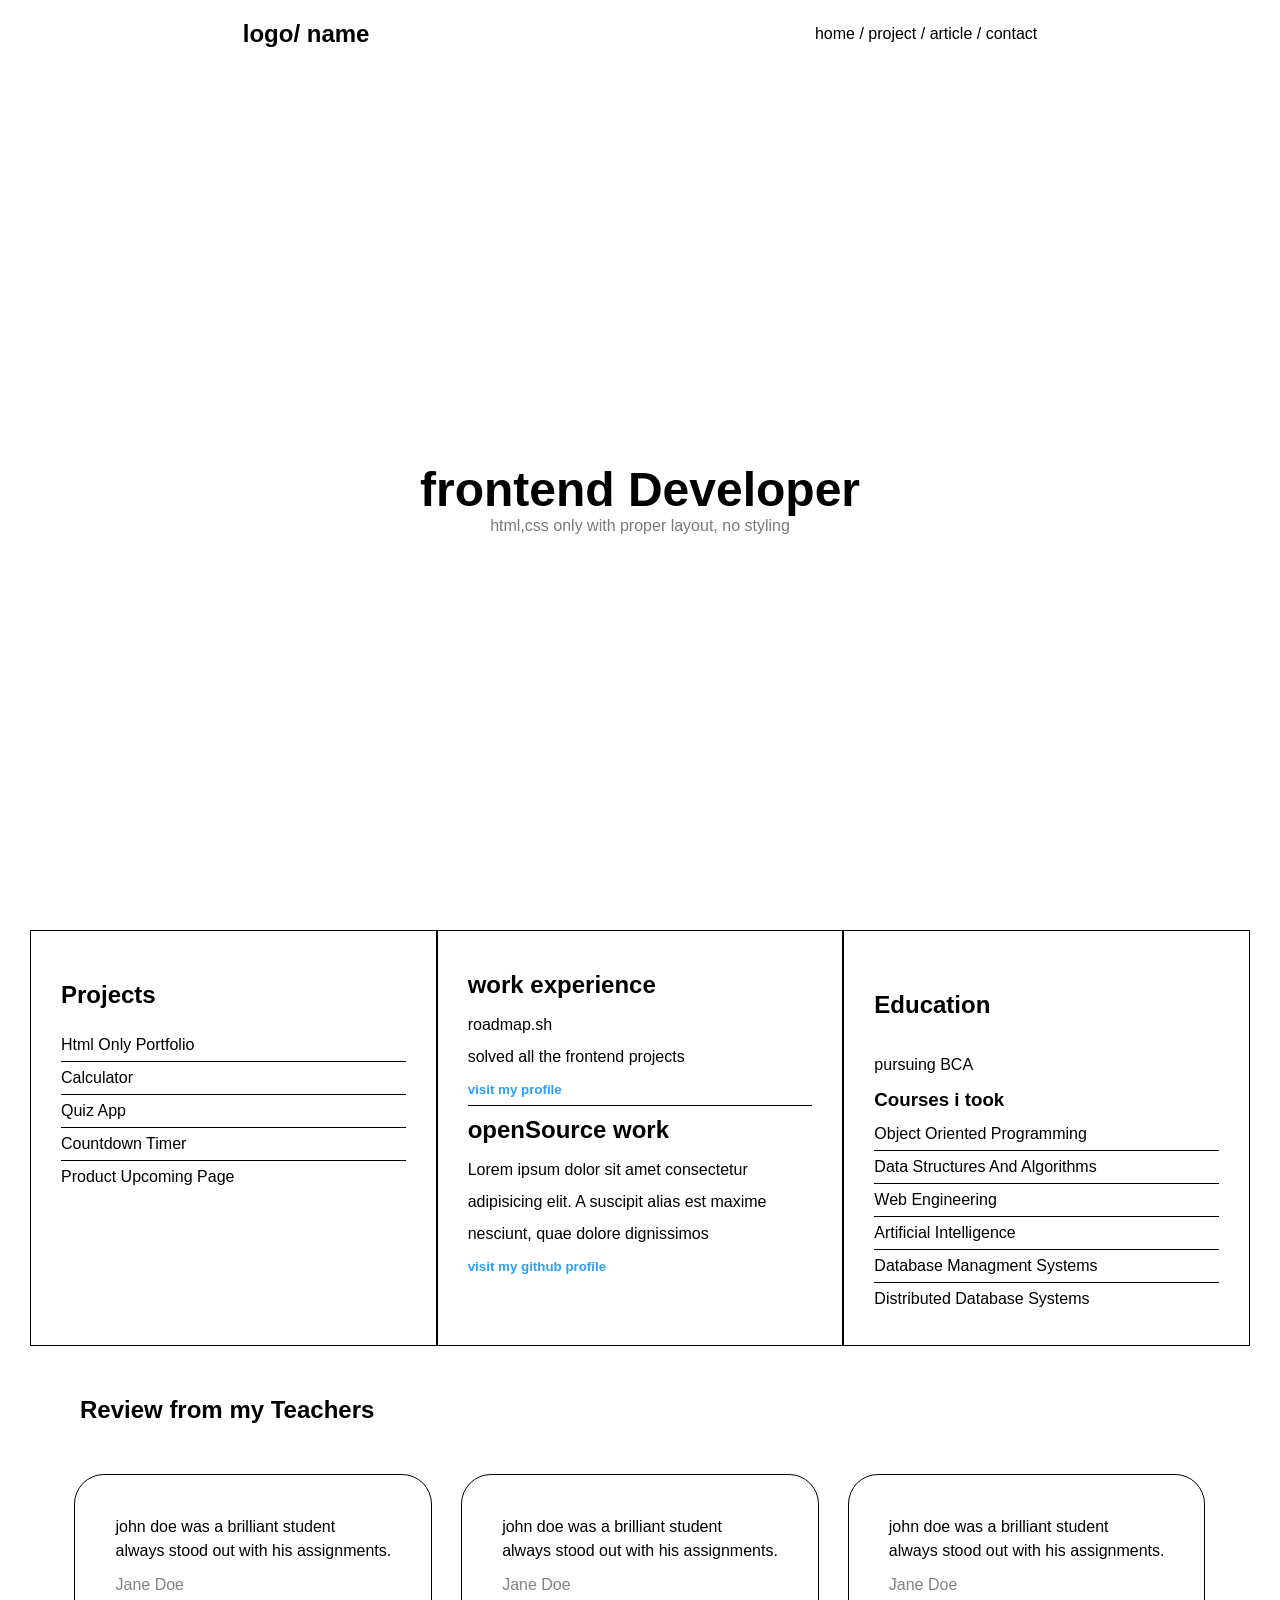
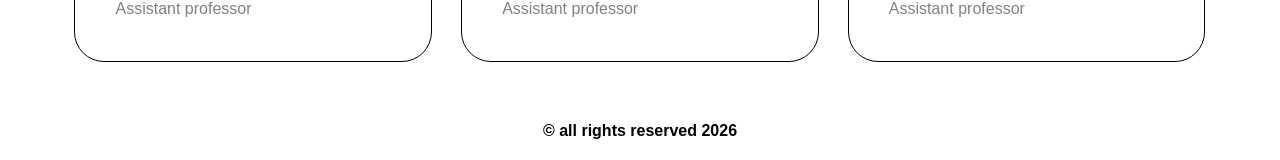
<file: basic html website/index.html>
<!doctype html>
<html lang="en">
  <head>
    <meta charset="UTF-8" />
    <meta name="viewport" content="width=device-width, initial-scale=1.0" />
    <meta name="description" content="basic html website" />
    <meta name="keywords" content="html, frontend" />
    <meta name="author" content="Nitin Singh" />
    <title>basic html website</title>
    <link rel="stylesheet" href="./style.css">
  </head>
  <body>
    <header>
      <nav>
        <h2>logo/ name</h2>

        home / project / article / contact
      </nav>
      <div>

          <h1>frontend Developer</h1>
          <p>html,css only with proper layout, no styling</p>
        </div>
    </header>
    <main>
      <div>
        <section id="projectSection">
          <h2>projects</h2>
          <ul>
            <li>html only portfolio</li>
            <li>calculator</li>
            <li>Quiz App</li>
            <li>countdown timer</li>
            <li>Product Upcoming page</li>
          </ul>
        </section>
        <section id="workExperienceSection">
          <div>
            <h2>work experience</h2>
            <p>
              roadmap.sh <br />
              solved all the frontend projects <br> <button>visit my profile</button>
            </p>
          </div>
          <div>
            <h2>openSource work</h2>
            <p>
              Lorem ipsum dolor sit amet consectetur adipisicing elit. A
              suscipit alias est maxime nesciunt, quae dolore dignissimos
              <button>visit my github profile</button>
            </p>
          </div>
        </section>
        <section id="educationSection">
          <h2>Education</h2>
          <p>pursuing BCA <br /></p>

          <h3>Courses i took</h3>
          <ul>
            <li>object oriented programming</li>
            <li>data structures and algorithms</li>
            <li>web engineering</li>
            <li>artificial intelligence</li>
            <li>database managment systems</li>
            <li>distributed database systems</li>
          </ul>
        </section>
      </div>
      <section id="reviewSection">
        <h2>Review from my Teachers</h2>
        <div class="cardWrapper">
        <div class="card">
            <p>john doe was a brilliant student <br> always stood out with his assignments.</p>
            <p>Jane Doe <br>Assistant professor</p>
        </div>
        <div class="card">
            <p>john doe was a brilliant student <br> always stood out with his assignments.</p>
            <p>Jane Doe <br>Assistant professor</p>
        </div>
        <div class="card">
            <p>john doe was a brilliant student <br> always stood out with his assignments.</p>
            <p>Jane Doe <br>Assistant professor</p>
        </div>
      </div>
      </section>
    </main>
    <footer>
      &copy; all rights reserved 2026
    </footer>
  </body>
</html>
</file>
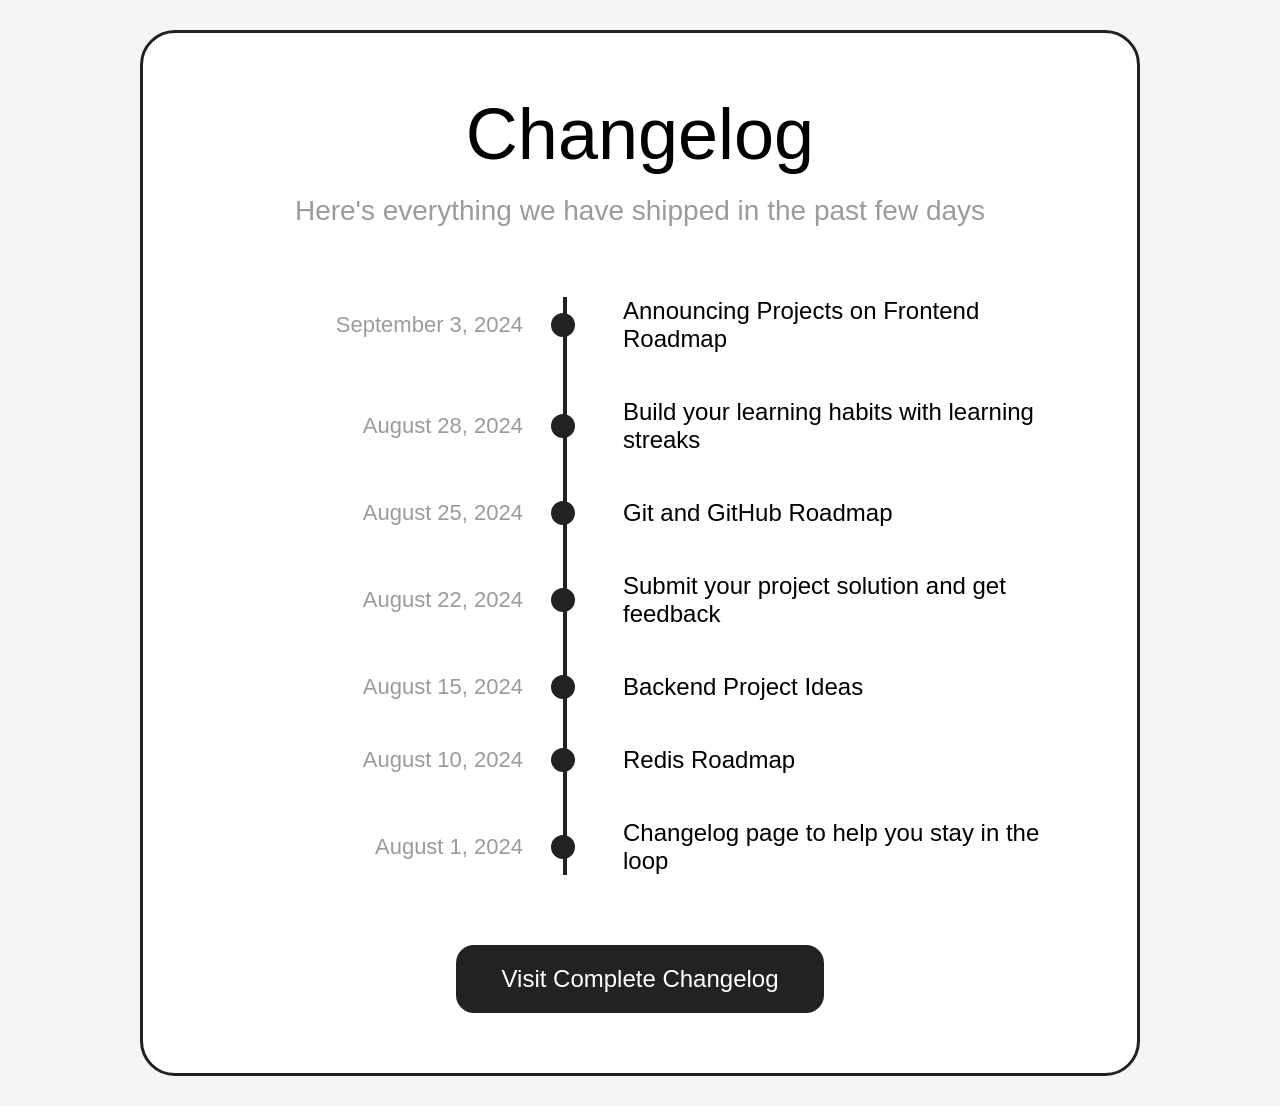
<file: Changelog Component/index.html>
<!DOCTYPE html>
<html lang="en">
  <head>
    <meta charset="UTF-8" />
    <meta name="viewport" content="width=device-width, initial-scale=1.0" />
    <meta name="description" content="Changelog component" />
    <meta name="keywords" content="html, frontend" />
    <meta name="author" content="Nitin Singh" />
    <title>Changelog component</title>
    <link rel="stylesheet" href="./style.css">
  </head>
<body>

<div class="container">

    <h1>Changelog</h1>

    <p class="subtitle">
        Here's everything we have shipped in the past few days
    </p>

    <div class="timeline">

        <div class="item">
            <div class="date">September 3, 2024</div>

            <div class="point">
                <span class="dot"></span>
            </div>

            <div class="text">
                Announcing Projects on Frontend Roadmap
            </div>
        </div>

        <div class="item">
            <div class="date">August 28, 2024</div>

            <div class="point">
                <span class="dot"></span>
            </div>

            <div class="text">
                Build your learning habits with learning streaks
            </div>
        </div>

        <div class="item">
            <div class="date">August 25, 2024</div>

            <div class="point">
                <span class="dot"></span>
            </div>

            <div class="text">
                Git and GitHub Roadmap
            </div>
        </div>

        <div class="item">
            <div class="date">August 22, 2024</div>

            <div class="point">
                <span class="dot"></span>
            </div>

            <div class="text">
                Submit your project solution and get feedback
            </div>
        </div>

        <div class="item">
            <div class="date">August 15, 2024</div>

            <div class="point">
                <span class="dot"></span>
            </div>

            <div class="text">
                Backend Project Ideas
            </div>
        </div>

        <div class="item">
            <div class="date">August 10, 2024</div>

            <div class="point">
                <span class="dot"></span>
            </div>

            <div class="text">
                Redis Roadmap
            </div>
        </div>

        <div class="item">
            <div class="date">August 1, 2024</div>

            <div class="point">
                <span class="dot"></span>
            </div>

            <div class="text">
                Changelog page to help you stay in the loop
            </div>
        </div>

    </div>

    <button>Visit Complete Changelog</button>

</div>

</body>
</html>
</file>
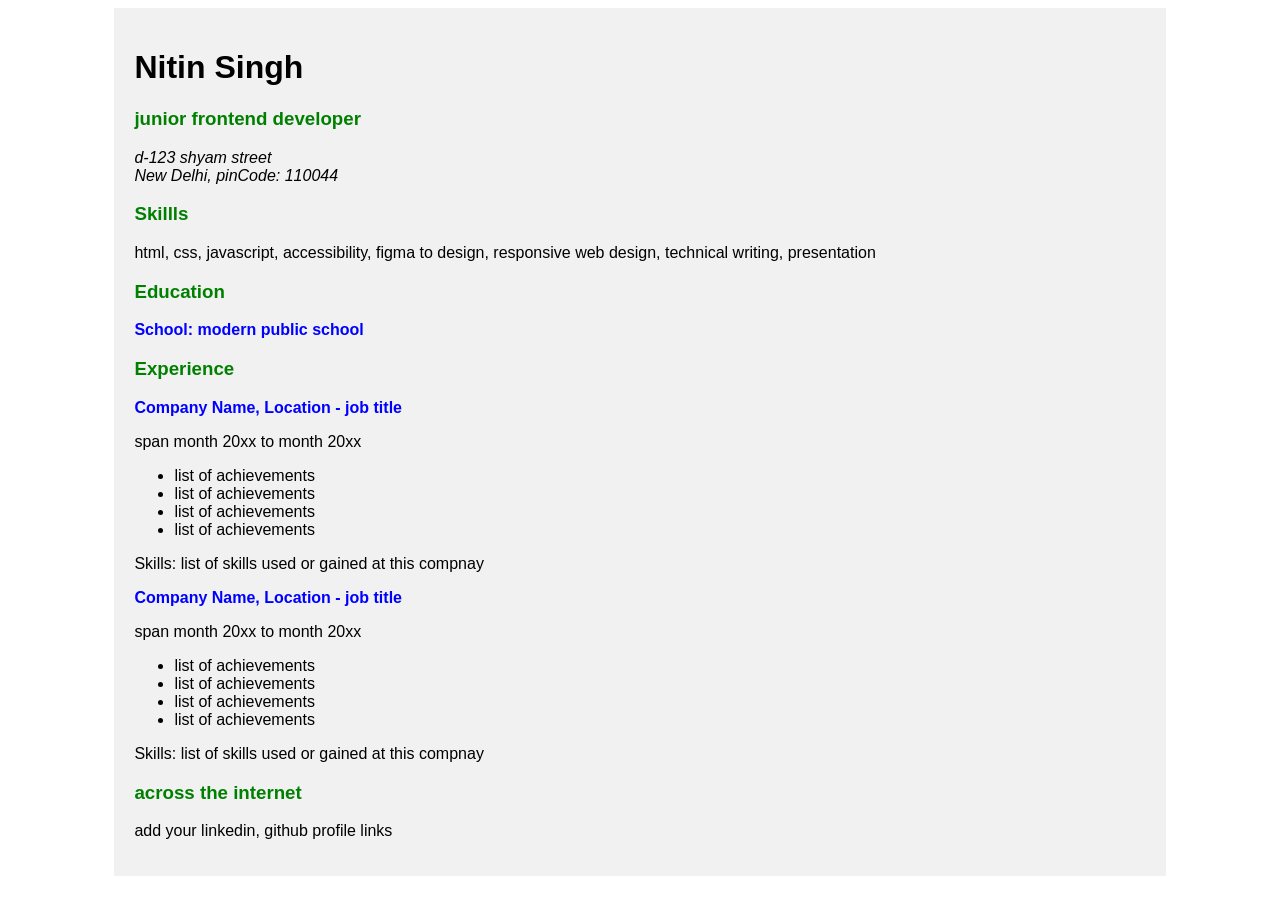
<file: singlePageCV/index.html>
<!DOCTYPE html>
<html lang="en">
<head>
     <head>
    <meta charset="UTF-8" />
    <meta name="viewport" content="width=device-width, initial-scale=1.0" />
    <meta name="description" content="Single page cv" />
    <meta name="keywords" content="html, frontend" />
    <meta name="author" content="Nitin Singh" />
    <title>Single page cv</title>
    <link rel="stylesheet" href="./style.css">
  </head>
</head>
<body>
    <div class="container">
        <h1>Nitin Singh</h1>
        <h3>junior frontend developer</h3>

        <address>d-123 shyam street <br>New Delhi, pinCode: 110044<br></address>

        <h3>Skillls</h3>
        <p>html, css, javascript, accessibility, figma to design, responsive web design, technical writing, presentation</p>

        <h3>Education</h3>
        <p><span>School: modern public school</span> <br> </p>

        <h3>Experience</h3>
        <span>Company Name, Location - job title</span>
        <p>span month 20xx to month 20xx</p>
        <ul> 
            <li>list of achievements</li>
            <li>list of achievements</li>
            <li>list of achievements</li>
            <li>list of achievements</li>
         
        </ul>
        <p>Skills: list of skills used or gained at this compnay </p>
        <span>Company Name, Location - job title</span>
        <p>span month 20xx to month 20xx</p>
        <ul> 
            <li>list of achievements</li>
            <li>list of achievements</li>
            <li>list of achievements</li>
            <li>list of achievements</li>
         
        </ul>
        <p>Skills: list of skills used or gained at this compnay </p>


        <h3>across the internet</h3>
        <p>add your linkedin, github profile links</p>

    </div>
    
</body>
</html>
</file>
<file: basic html website/style.css>
* {
  margin: 0;
  padding: 0;
  box-sizing: border-box;
  font-family: sans-serif;
}

body,
html {
  width: 100%;
  height: 100%;
}
/* //////// header section start  */
header {
  width: 100%;
  height: 100vh;
  padding: 20px;
}
nav {
  display: flex;
  justify-content: space-around;
  align-items: center;
}

header > div {
  width: 100%;
  height: 100vh;

  display: flex;
  justify-content: center;
  align-items: center;
  flex-direction: column;
}
header > div > h1 {
  font-size: 3rem;
}
header > div > p {
  color: #797979;
}

/* ////////// header section end  */

/* main section start */

main {
  /* border: 1px solid black; */
  margin: 30px;
}

main > div {
  display: grid;
  grid-template-columns: 1fr 1fr 1fr;
}

main > div > section {
  border: 1px solid black;
  padding: 30px;
}
#projectSection > h2 {
  margin: 20px auto;
  text-transform: capitalize;
}

#projectSection > ul {
  list-style-type: none;
}
#projectSection > ul > li {
  line-height: 2;
  text-transform: capitalize;
  border-bottom: 1px solid black;
}
#projectSection > ul > li:last-child {
  border: transparent;
}

#workExperienceSection > div,
#educationSection {
  line-height: 2;
  border-bottom: 1px solid black;
}

#workExperienceSection > div:last-child {
  border: transparent;
}
#workExperienceSection > div > p > button {
  color: rgb(48, 157, 247);
  border: transparent;
  background: transparent;
  cursor: pointer;
  font-weight: bold;
}

#educationSection > h2 {
  margin: 20px auto;
  text-transform: capitalize;
}

#educationSection > ul {
  list-style-type: none;
}
#educationSection > ul > li {
  line-height: 2;
  text-transform: capitalize;
  border-bottom: 1px solid black;
}
#educationSection > ul > li:last-child {
  border: transparent;
}

#reviewSection {
  width: 100%;
  
  padding: 30px;
}
#reviewSection > h2 {
  margin: 20px;
}

.cardWrapper {
  margin-top: 50px;
  display: flex;
  justify-content: space-around;
  align-items: center;
}

.card {
  padding: 30px;
  border: 1px solid black;
  border-radius: 30px;
  line-height: 1.5;
}
.card > p {
  margin: 10px;
}
.card > p:last-child {
  color: #838282;
}

footer {
  text-align: center;
  font-weight: bold;
  padding-bottom: 20px;
}

/* ///////// responsive start  */

@media screen and (max-width: 600px) {
  nav {
    display: flex;
    justify-content: space-around;
    align-items: center;
    flex-direction: column;
    gap: 15px;
  }

  header > div {
    width: 100%;
    height: 100vh;

    display: flex;
    justify-content: center;
    align-items: center;
  }
  header > div > h1 {
    font-size: 2rem;
  }
  header > div > p {
    color: #797979;
  }

  main {
    /* border: 1px solid black; */
    margin: 0px;
  }

  main > div {
    

    grid-template-columns: 1fr;
    grid-gap: 10px;
  }


  .cardWrapper {
  margin-top: 50px;
 
  justify-content: space-around;
  align-items: center;
  flex-direction:column;
  
  gap:15px;
}

}
/* ///////// responsive end  */
</file>
<file: Changelog Component/style.css>
*{
    margin:0;
    padding:0;
    box-sizing:border-box;
    font-family:Arial, Helvetica, sans-serif;
}

body{
    background:#f5f5f5;
    display:flex;
    justify-content:center;
    align-items:center;
    min-height:100vh;
    padding:30px;
}

.container{
    width:1000px;
    background:#fff;
    border:3px solid #222;
    border-radius:35px;
    padding:60px 80px;
}

h1{
    text-align:center;
    font-size:72px;
    font-weight:500;
}

.subtitle{
    text-align:center;
    color:#9b9b9b;
    font-size:28px;
    margin:20px 0 70px;
}

.timeline{
    width:100%;
    position:relative;
}
 
/* // this is for vertical line that goes from top to bottom in middle  */
.timeline::before{
    content:"";
    position:absolute;
    left:340px;
    top:0;
    bottom:0;
    width:4px;
    background:#222;
}

.item{
    display:grid;
    /* // it give 300px for first block 80 for second and remaining to last one   */
    grid-template-columns:300px 80px 1fr;
    align-items:center;
    margin-bottom:45px;
}

.date{
    text-align:right;
    color:#9b9b9b;
    font-size:22px;
}

.point{
    display:flex;
    justify-content:center;
    position:relative;
}

.dot{
    width:24px;
    height:24px;
    background:#222;
    border-radius:50%;
    z-index:2;
}

.text{
    font-size:24px;
    padding-left:20px;
}

button{
    display:block;
    margin:70px auto 0;
    border:none;
    background:#222;
    color:#fff;
    padding:20px 45px;
    border-radius:18px;
    font-size:24px;
    cursor:pointer;
    transition:.3s;
}

button:hover{
    background:#444;
}

@media(max-width:900px){

.container{
    padding:40px;
}

.timeline::before{
    left:20px;
}

.item{
    grid-template-columns:40px 1fr;
    gap:20px;
}

.date{
    display:none;
}

.point{
    justify-content:flex-start;
}

.text{
    padding-left:0;
    font-size:18px;
}

h1{
    font-size:48px;
}

.subtitle{
    font-size:18px;
}

button{
    font-size:18px;
    padding:15px 30px;
}

}
</file>
<file: singlePageCV/style.css>
body {
    font-family: sans-serif;
}
.container {
    width: 80%;
    margin: auto;
    padding: 20px;
    background-color: #f1f1f1;
  
}
h3 {
    color: green;
}
span {
    color: blue;
    font-weight: bold;
}
</file>
